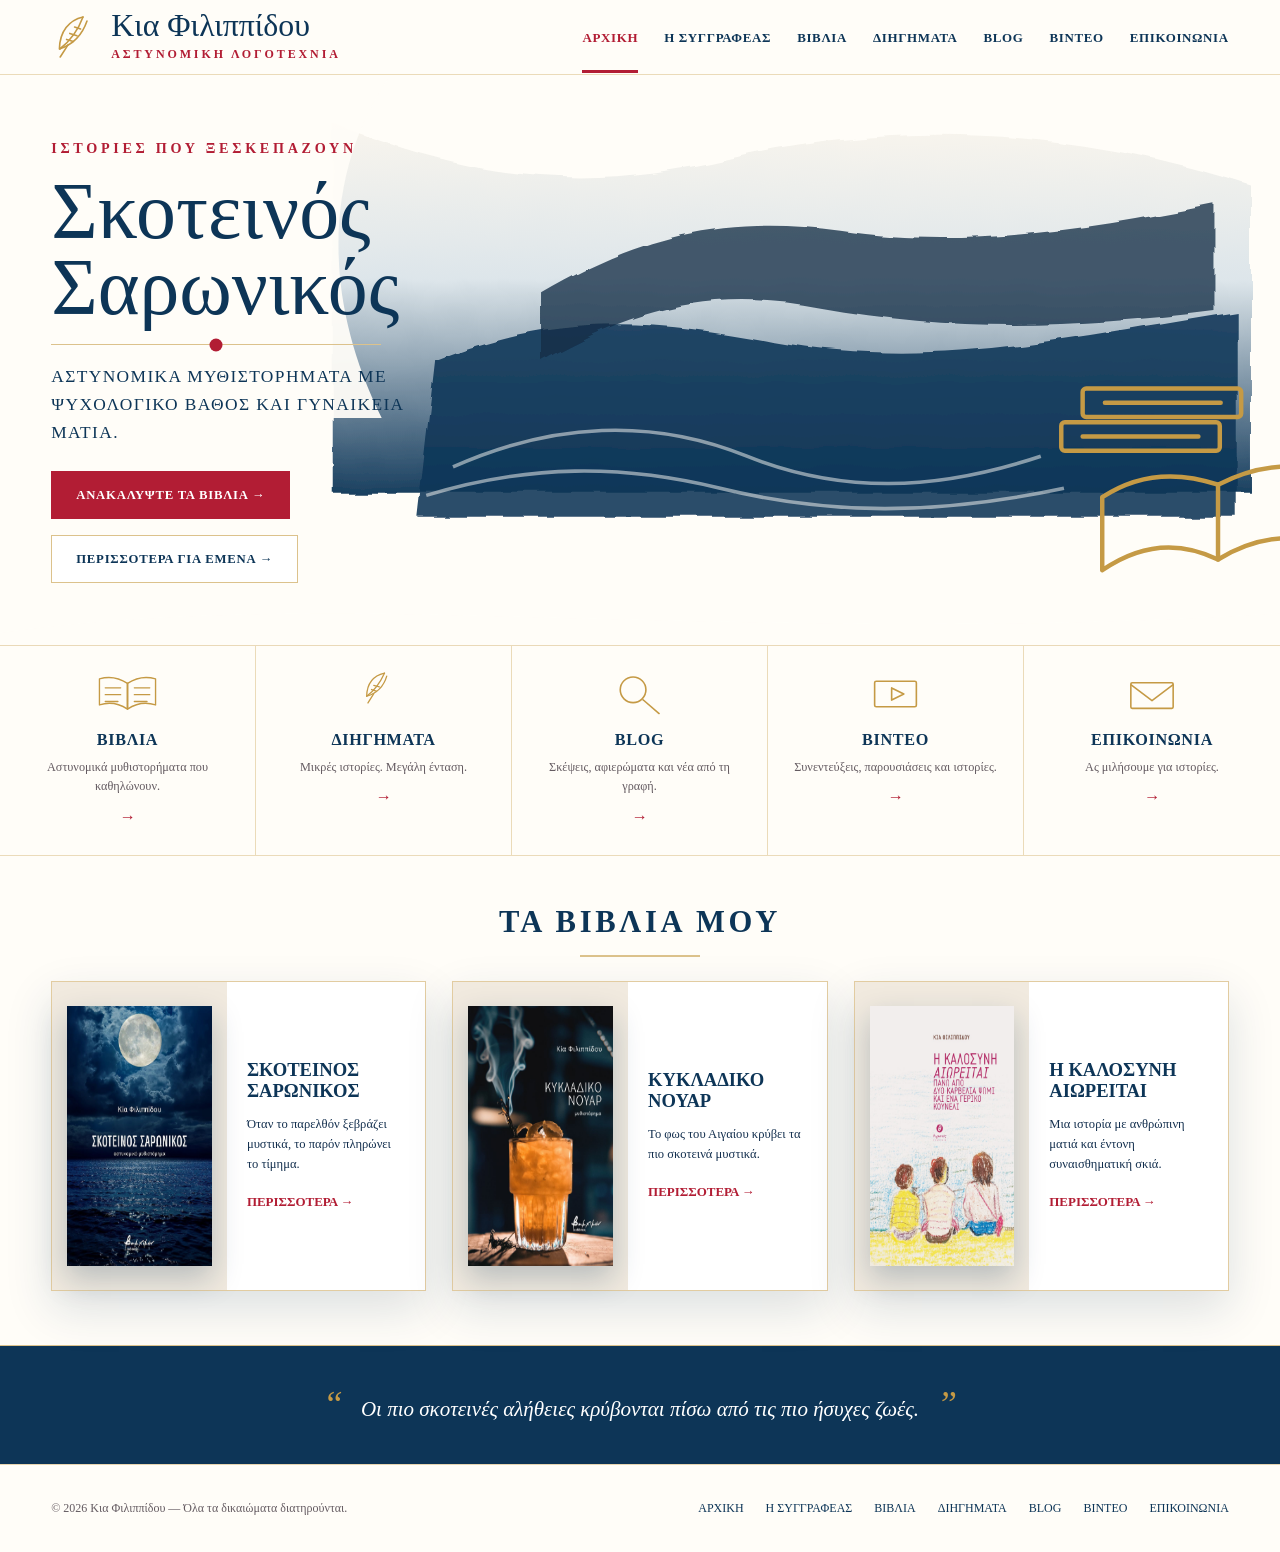
<file: index.html>
<!doctype html><html lang="el"><head><meta charset="utf-8"><meta name="viewport" content="width=device-width, initial-scale=1"><title>Κια Φιλιππίδου | Σκοτεινός Σαρωνικός</title><link rel="stylesheet" href="style.css"><script defer src="script.js"></script></head><body><header class="header"><div class="container header-inner"><a class="logo" href="index.html"><img src="assets/icons/feather.svg" alt=""><span><strong>Κια Φιλιππίδου</strong><span>Αστυνομική λογοτεχνία</span></span></a><button class="menu">☰</button><nav class="nav"><a class="active" href="index.html">Αρχική</a><a class="" href="author.html">Η συγγραφέας</a><a class="" href="books.html">Βιβλία</a><a class="" href="stories.html">Διηγήματα</a><a class="" href="blog.html">Blog</a><a class="" href="videos.html">Βίντεο</a><a class="" href="contact.html">Επικοινωνία</a></nav></div></header>
<section class="hero"><div class="container hero-grid"><div><p class="kicker">Ιστορίες που ξεσκεπάζουν</p><h1>Σκοτεινός<br>Σαρωνικός</h1><div class="divider"></div><p class="lead">Αστυνομικά μυθιστορήματα με ψυχολογικό βάθος και γυναικεία ματιά.</p><div class="btns"><a class="btn primary" href="books.html">Ανακαλύψτε τα βιβλία →</a><a class="btn" href="author.html">Περισσότερα για εμένα →</a></div></div><div></div></div></section>
<section class="quick"><div class="quick-grid">
<article class="quick-card"><img src="assets/icons/book-open.svg" alt=""><h3>Βιβλία</h3><p>Αστυνομικά μυθιστορήματα που καθηλώνουν.</p><a href="books.html">→</a></article>
<article class="quick-card"><img src="assets/icons/pen.svg" alt=""><h3>Διηγήματα</h3><p>Μικρές ιστορίες. Μεγάλη ένταση.</p><a href="stories.html">→</a></article>
<article class="quick-card"><img src="assets/icons/magnifier.svg" alt=""><h3>Blog</h3><p>Σκέψεις, αφιερώματα και νέα από τη γραφή.</p><a href="blog.html">→</a></article>
<article class="quick-card"><img src="assets/icons/video.svg" alt=""><h3>Βίντεο</h3><p>Συνεντεύξεις, παρουσιάσεις και ιστορίες.</p><a href="videos.html">→</a></article>
<article class="quick-card"><img src="assets/icons/mail.svg" alt=""><h3>Επικοινωνία</h3><p>Ας μιλήσουμε για ιστορίες.</p><a href="contact.html">→</a></article>
</div></section>
<section class="section"><div class="container"><h2 class="section-title">Τα βιβλία μου</h2>
<div class="books">
  <article class="book"><div class="book-cover"><img src="assets/books/skoteinos-saronikos.jpg" alt="Σκοτεινός Σαρωνικός"></div><div class="book-info"><h3>Σκοτεινός Σαρωνικός</h3><p>Όταν το παρελθόν ξεβράζει μυστικά, το παρόν πληρώνει το τίμημα.</p><a href="#">Περισσότερα →</a></div></article>
  <article class="book"><div class="book-cover"><img src="assets/books/kykladiko-noir.jpg" alt="Κυκλαδικό Νουάρ"></div><div class="book-info"><h3>Κυκλαδικό Νουάρ</h3><p>Το φως του Αιγαίου κρύβει τα πιο σκοτεινά μυστικά.</p><a href="#">Περισσότερα →</a></div></article>
  <article class="book"><div class="book-cover"><img src="assets/books/kalosyni.jpg" alt="Η καλοσύνη αιωρείται"></div><div class="book-info"><h3>Η καλοσύνη αιωρείται</h3><p>Μια ιστορία με ανθρώπινη ματιά και έντονη συναισθηματική σκιά.</p><a href="#">Περισσότερα →</a></div></article>
</div>
</div></section>
<section class="quote"><span>“</span>Οι πιο σκοτεινές αλήθειες κρύβονται πίσω από τις πιο ήσυχες ζωές.<span>”</span></section>
<footer class="footer"><div class="container footer-inner"><p class="copy">© 2026 Κια Φιλιππίδου — Όλα τα δικαιώματα διατηρούνται.</p><nav class="footer-nav"><a href="index.html">Αρχική</a><a href="author.html">Η συγγραφέας</a><a href="books.html">Βιβλία</a><a href="stories.html">Διηγήματα</a><a href="blog.html">Blog</a><a href="videos.html">Βίντεο</a><a href="contact.html">Επικοινωνία</a></nav></div></footer></body></html>
</file>
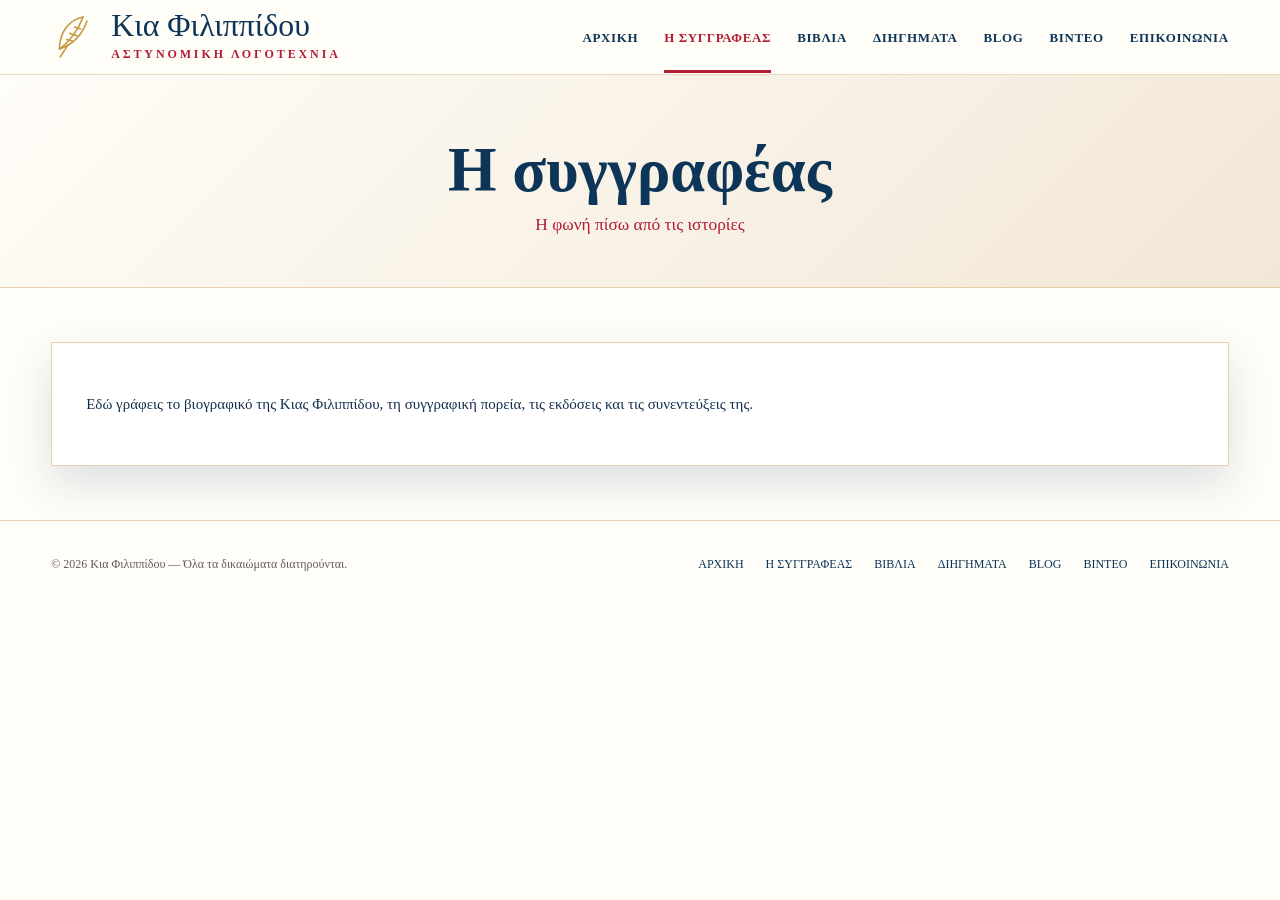
<file: author.html>
<!doctype html><html lang="el"><head><meta charset="utf-8"><meta name="viewport" content="width=device-width, initial-scale=1"><title>Η συγγραφέας | Κια Φιλιππίδου</title><link rel="stylesheet" href="style.css"><script defer src="script.js"></script></head><body><header class="header"><div class="container header-inner"><a class="logo" href="index.html"><img src="assets/icons/feather.svg" alt=""><span><strong>Κια Φιλιππίδου</strong><span>Αστυνομική λογοτεχνία</span></span></a><button class="menu">☰</button><nav class="nav"><a class="" href="index.html">Αρχική</a><a class="active" href="author.html">Η συγγραφέας</a><a class="" href="books.html">Βιβλία</a><a class="" href="stories.html">Διηγήματα</a><a class="" href="blog.html">Blog</a><a class="" href="videos.html">Βίντεο</a><a class="" href="contact.html">Επικοινωνία</a></nav></div></header><section class="page-hero"><div class="container"><h1>Η συγγραφέας</h1><p>Η φωνή πίσω από τις ιστορίες</p></div></section><main class="content"><div class="container"><div class="panel"><p>Εδώ γράφεις το βιογραφικό της Κιας Φιλιππίδου, τη συγγραφική πορεία, τις εκδόσεις και τις συνεντεύξεις της.</p></div></div></main><footer class="footer"><div class="container footer-inner"><p class="copy">© 2026 Κια Φιλιππίδου — Όλα τα δικαιώματα διατηρούνται.</p><nav class="footer-nav"><a href="index.html">Αρχική</a><a href="author.html">Η συγγραφέας</a><a href="books.html">Βιβλία</a><a href="stories.html">Διηγήματα</a><a href="blog.html">Blog</a><a href="videos.html">Βίντεο</a><a href="contact.html">Επικοινωνία</a></nav></div></footer></body></html>
</file>
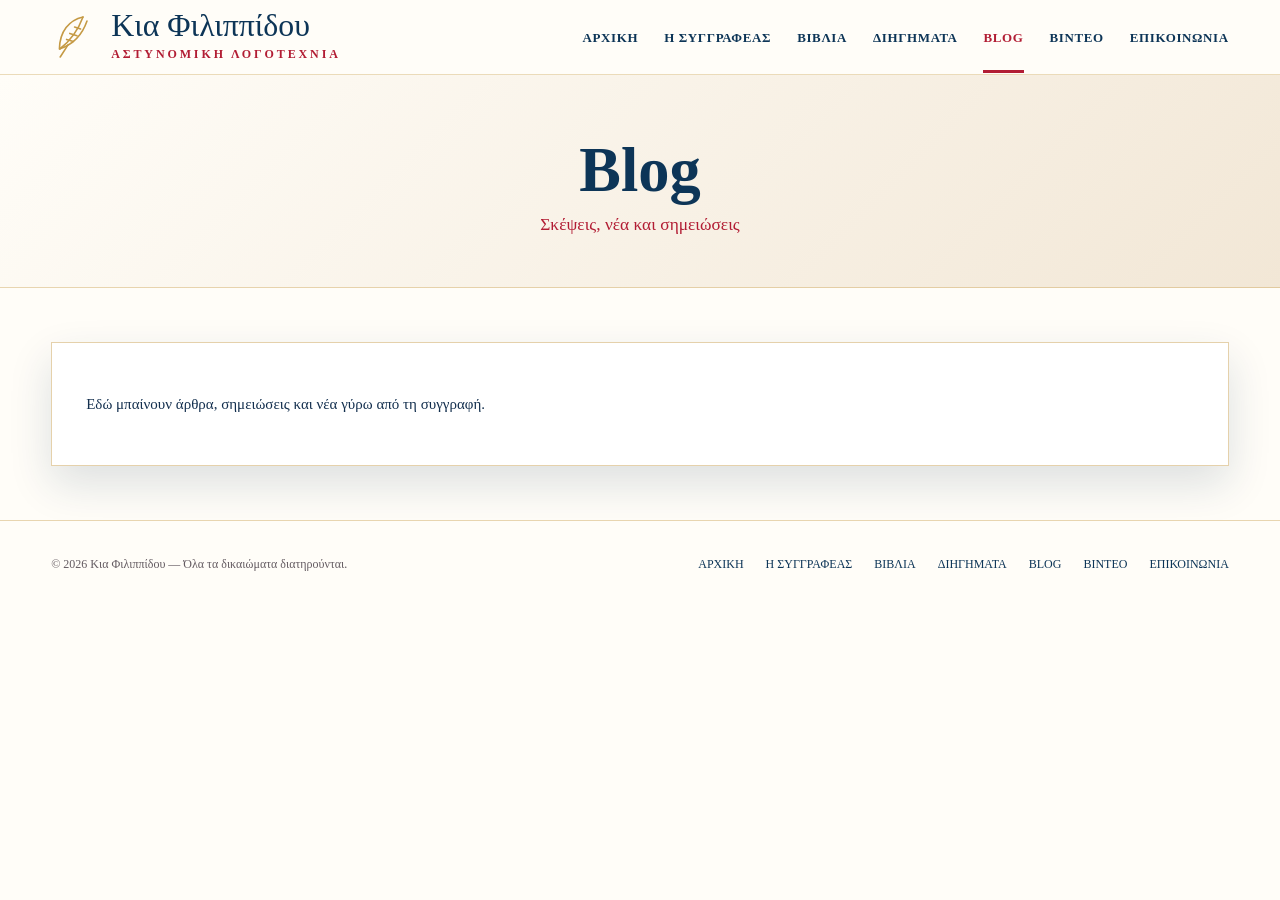
<file: blog.html>
<!doctype html><html lang="el"><head><meta charset="utf-8"><meta name="viewport" content="width=device-width, initial-scale=1"><title>Blog | Κια Φιλιππίδου</title><link rel="stylesheet" href="style.css"><script defer src="script.js"></script></head><body><header class="header"><div class="container header-inner"><a class="logo" href="index.html"><img src="assets/icons/feather.svg" alt=""><span><strong>Κια Φιλιππίδου</strong><span>Αστυνομική λογοτεχνία</span></span></a><button class="menu">☰</button><nav class="nav"><a class="" href="index.html">Αρχική</a><a class="" href="author.html">Η συγγραφέας</a><a class="" href="books.html">Βιβλία</a><a class="" href="stories.html">Διηγήματα</a><a class="active" href="blog.html">Blog</a><a class="" href="videos.html">Βίντεο</a><a class="" href="contact.html">Επικοινωνία</a></nav></div></header><section class="page-hero"><div class="container"><h1>Blog</h1><p>Σκέψεις, νέα και σημειώσεις</p></div></section><main class="content"><div class="container"><div class="panel"><p>Εδώ μπαίνουν άρθρα, σημειώσεις και νέα γύρω από τη συγγραφή.</p></div></div></main><footer class="footer"><div class="container footer-inner"><p class="copy">© 2026 Κια Φιλιππίδου — Όλα τα δικαιώματα διατηρούνται.</p><nav class="footer-nav"><a href="index.html">Αρχική</a><a href="author.html">Η συγγραφέας</a><a href="books.html">Βιβλία</a><a href="stories.html">Διηγήματα</a><a href="blog.html">Blog</a><a href="videos.html">Βίντεο</a><a href="contact.html">Επικοινωνία</a></nav></div></footer></body></html>
</file>
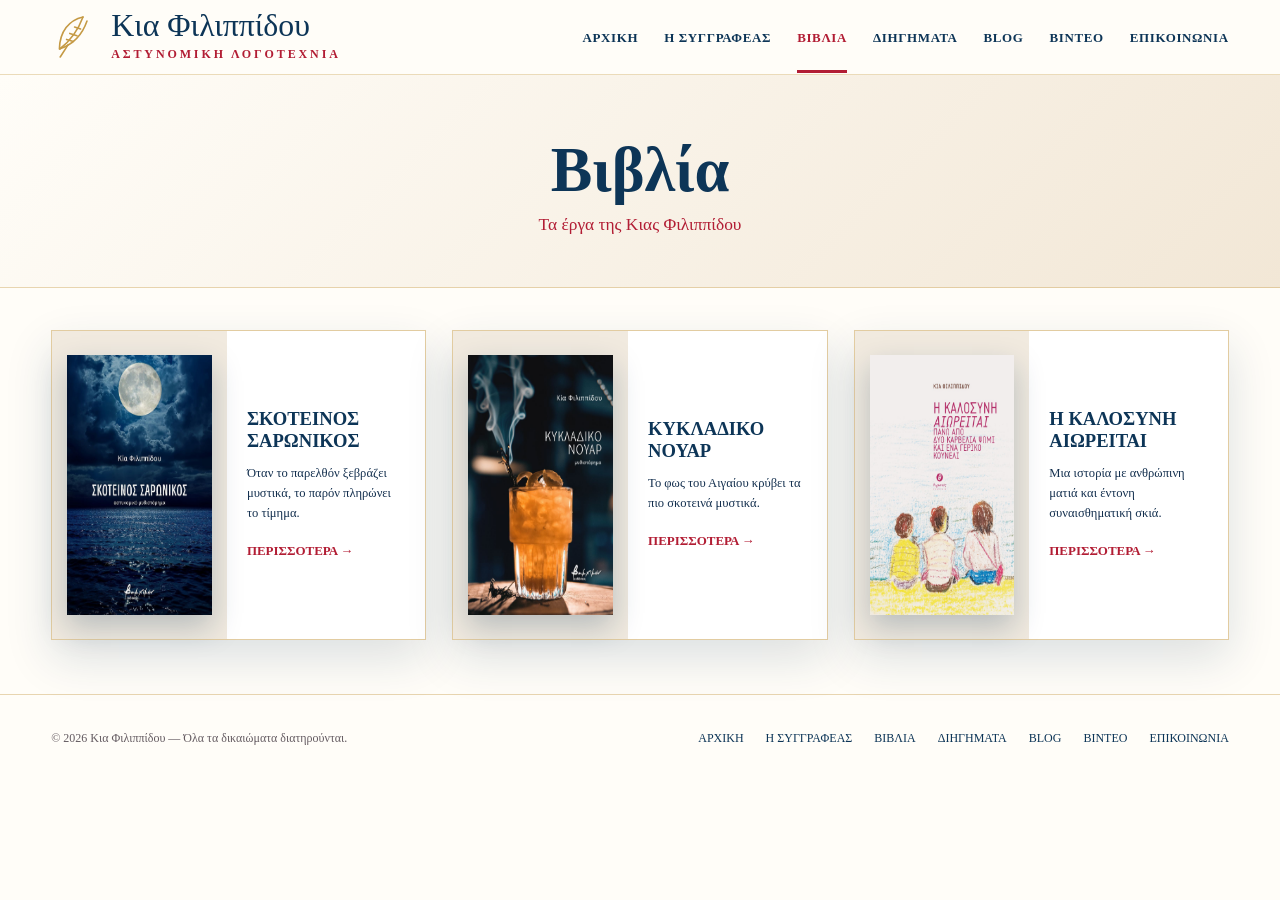
<file: books.html>
<!doctype html><html lang="el"><head><meta charset="utf-8"><meta name="viewport" content="width=device-width, initial-scale=1"><title>Βιβλία | Κια Φιλιππίδου</title><link rel="stylesheet" href="style.css"><script defer src="script.js"></script></head><body><header class="header"><div class="container header-inner"><a class="logo" href="index.html"><img src="assets/icons/feather.svg" alt=""><span><strong>Κια Φιλιππίδου</strong><span>Αστυνομική λογοτεχνία</span></span></a><button class="menu">☰</button><nav class="nav"><a class="" href="index.html">Αρχική</a><a class="" href="author.html">Η συγγραφέας</a><a class="active" href="books.html">Βιβλία</a><a class="" href="stories.html">Διηγήματα</a><a class="" href="blog.html">Blog</a><a class="" href="videos.html">Βίντεο</a><a class="" href="contact.html">Επικοινωνία</a></nav></div></header><section class="page-hero"><div class="container"><h1>Βιβλία</h1><p>Τα έργα της Κιας Φιλιππίδου</p></div></section><main class="section"><div class="container">
<div class="books">
  <article class="book"><div class="book-cover"><img src="assets/books/skoteinos-saronikos.jpg" alt="Σκοτεινός Σαρωνικός"></div><div class="book-info"><h3>Σκοτεινός Σαρωνικός</h3><p>Όταν το παρελθόν ξεβράζει μυστικά, το παρόν πληρώνει το τίμημα.</p><a href="#">Περισσότερα →</a></div></article>
  <article class="book"><div class="book-cover"><img src="assets/books/kykladiko-noir.jpg" alt="Κυκλαδικό Νουάρ"></div><div class="book-info"><h3>Κυκλαδικό Νουάρ</h3><p>Το φως του Αιγαίου κρύβει τα πιο σκοτεινά μυστικά.</p><a href="#">Περισσότερα →</a></div></article>
  <article class="book"><div class="book-cover"><img src="assets/books/kalosyni.jpg" alt="Η καλοσύνη αιωρείται"></div><div class="book-info"><h3>Η καλοσύνη αιωρείται</h3><p>Μια ιστορία με ανθρώπινη ματιά και έντονη συναισθηματική σκιά.</p><a href="#">Περισσότερα →</a></div></article>
</div>
</div></main><footer class="footer"><div class="container footer-inner"><p class="copy">© 2026 Κια Φιλιππίδου — Όλα τα δικαιώματα διατηρούνται.</p><nav class="footer-nav"><a href="index.html">Αρχική</a><a href="author.html">Η συγγραφέας</a><a href="books.html">Βιβλία</a><a href="stories.html">Διηγήματα</a><a href="blog.html">Blog</a><a href="videos.html">Βίντεο</a><a href="contact.html">Επικοινωνία</a></nav></div></footer></body></html>
</file>
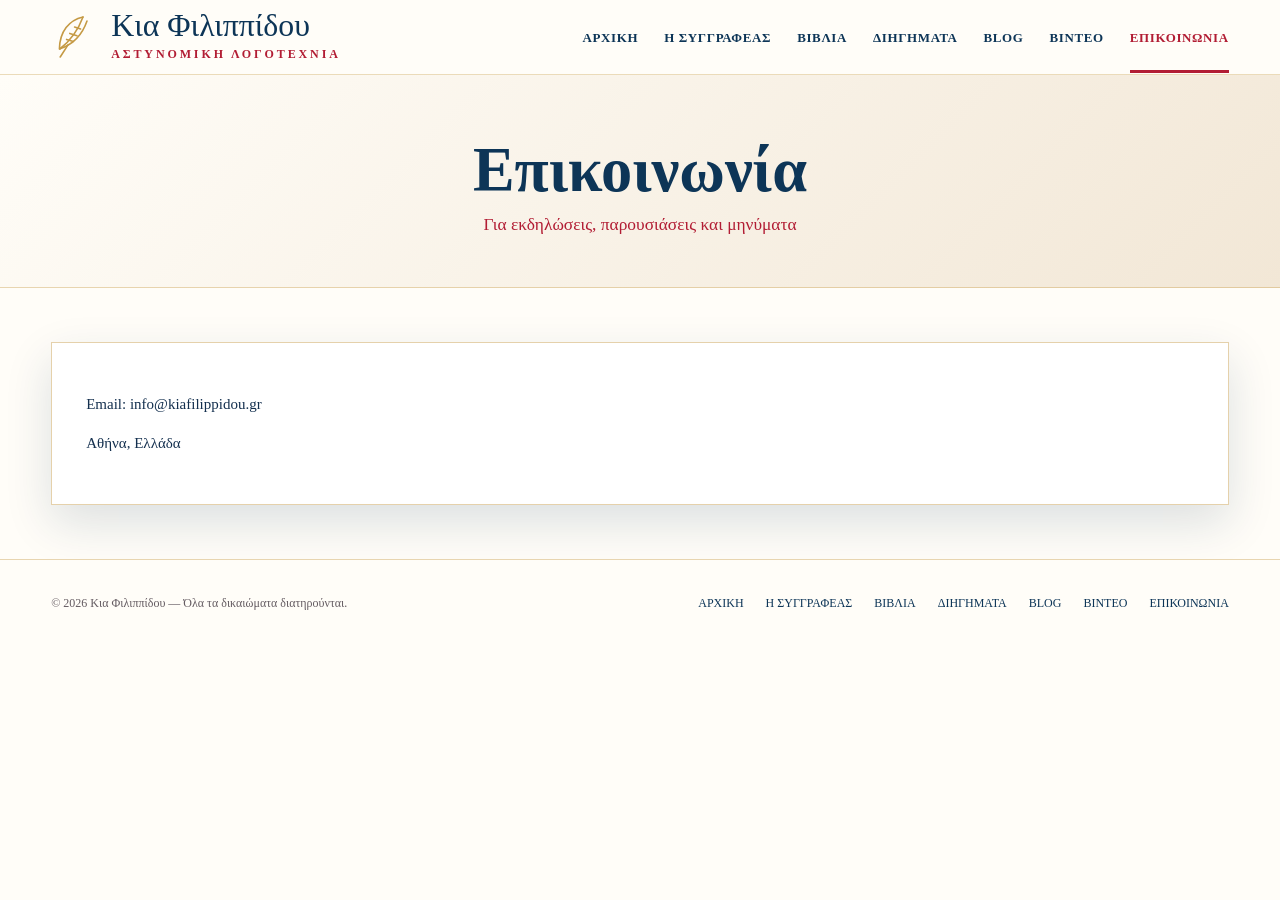
<file: contact.html>
<!doctype html><html lang="el"><head><meta charset="utf-8"><meta name="viewport" content="width=device-width, initial-scale=1"><title>Επικοινωνία | Κια Φιλιππίδου</title><link rel="stylesheet" href="style.css"><script defer src="script.js"></script></head><body><header class="header"><div class="container header-inner"><a class="logo" href="index.html"><img src="assets/icons/feather.svg" alt=""><span><strong>Κια Φιλιππίδου</strong><span>Αστυνομική λογοτεχνία</span></span></a><button class="menu">☰</button><nav class="nav"><a class="" href="index.html">Αρχική</a><a class="" href="author.html">Η συγγραφέας</a><a class="" href="books.html">Βιβλία</a><a class="" href="stories.html">Διηγήματα</a><a class="" href="blog.html">Blog</a><a class="" href="videos.html">Βίντεο</a><a class="active" href="contact.html">Επικοινωνία</a></nav></div></header><section class="page-hero"><div class="container"><h1>Επικοινωνία</h1><p>Για εκδηλώσεις, παρουσιάσεις και μηνύματα</p></div></section><main class="content"><div class="container"><div class="panel"><p>Email: info@kiafilippidou.gr</p><p>Αθήνα, Ελλάδα</p></div></div></main><footer class="footer"><div class="container footer-inner"><p class="copy">© 2026 Κια Φιλιππίδου — Όλα τα δικαιώματα διατηρούνται.</p><nav class="footer-nav"><a href="index.html">Αρχική</a><a href="author.html">Η συγγραφέας</a><a href="books.html">Βιβλία</a><a href="stories.html">Διηγήματα</a><a href="blog.html">Blog</a><a href="videos.html">Βίντεο</a><a href="contact.html">Επικοινωνία</a></nav></div></footer></body></html>
</file>
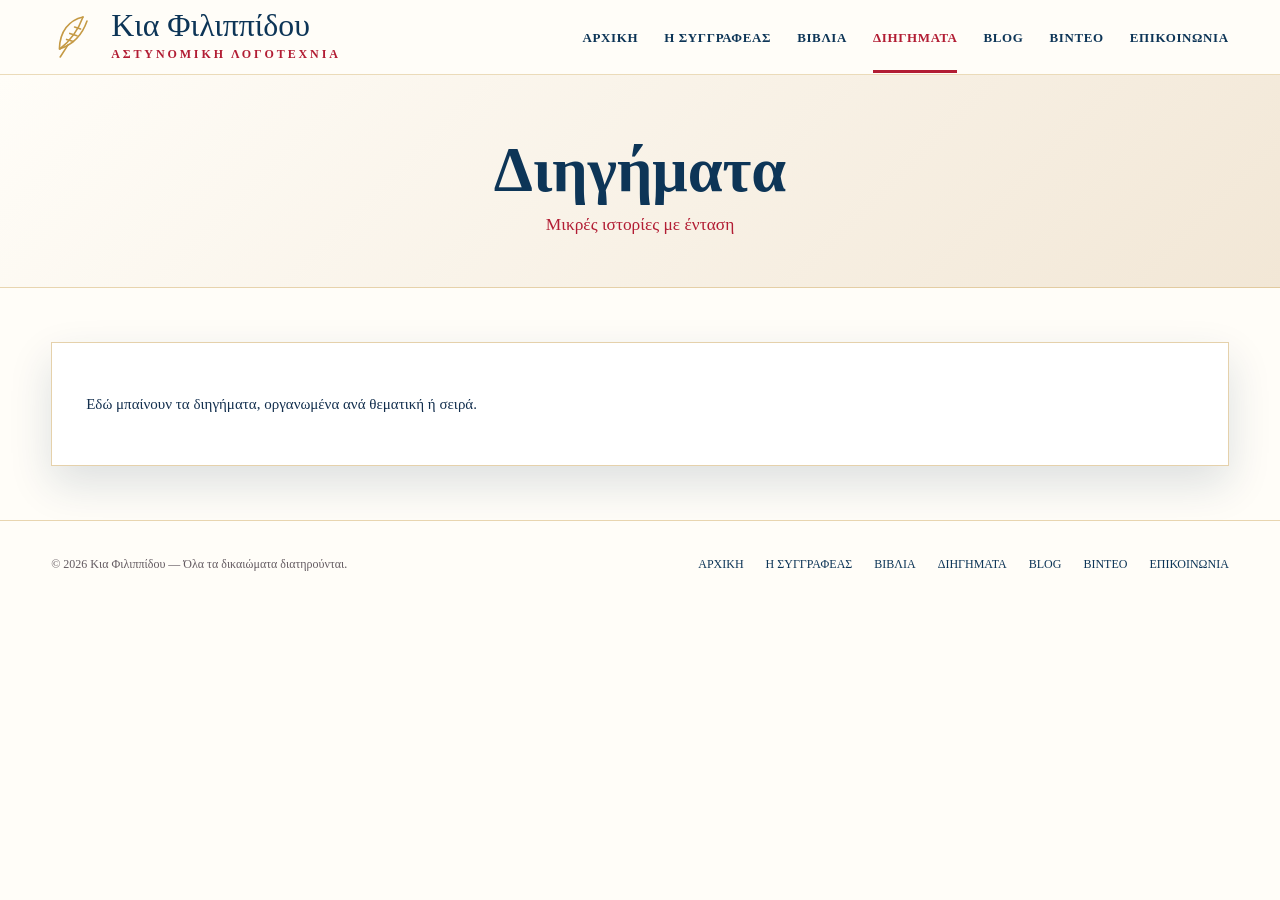
<file: stories.html>
<!doctype html><html lang="el"><head><meta charset="utf-8"><meta name="viewport" content="width=device-width, initial-scale=1"><title>Διηγήματα | Κια Φιλιππίδου</title><link rel="stylesheet" href="style.css"><script defer src="script.js"></script></head><body><header class="header"><div class="container header-inner"><a class="logo" href="index.html"><img src="assets/icons/feather.svg" alt=""><span><strong>Κια Φιλιππίδου</strong><span>Αστυνομική λογοτεχνία</span></span></a><button class="menu">☰</button><nav class="nav"><a class="" href="index.html">Αρχική</a><a class="" href="author.html">Η συγγραφέας</a><a class="" href="books.html">Βιβλία</a><a class="active" href="stories.html">Διηγήματα</a><a class="" href="blog.html">Blog</a><a class="" href="videos.html">Βίντεο</a><a class="" href="contact.html">Επικοινωνία</a></nav></div></header><section class="page-hero"><div class="container"><h1>Διηγήματα</h1><p>Μικρές ιστορίες με ένταση</p></div></section><main class="content"><div class="container"><div class="panel"><p>Εδώ μπαίνουν τα διηγήματα, οργανωμένα ανά θεματική ή σειρά.</p></div></div></main><footer class="footer"><div class="container footer-inner"><p class="copy">© 2026 Κια Φιλιππίδου — Όλα τα δικαιώματα διατηρούνται.</p><nav class="footer-nav"><a href="index.html">Αρχική</a><a href="author.html">Η συγγραφέας</a><a href="books.html">Βιβλία</a><a href="stories.html">Διηγήματα</a><a href="blog.html">Blog</a><a href="videos.html">Βίντεο</a><a href="contact.html">Επικοινωνία</a></nav></div></footer></body></html>
</file>
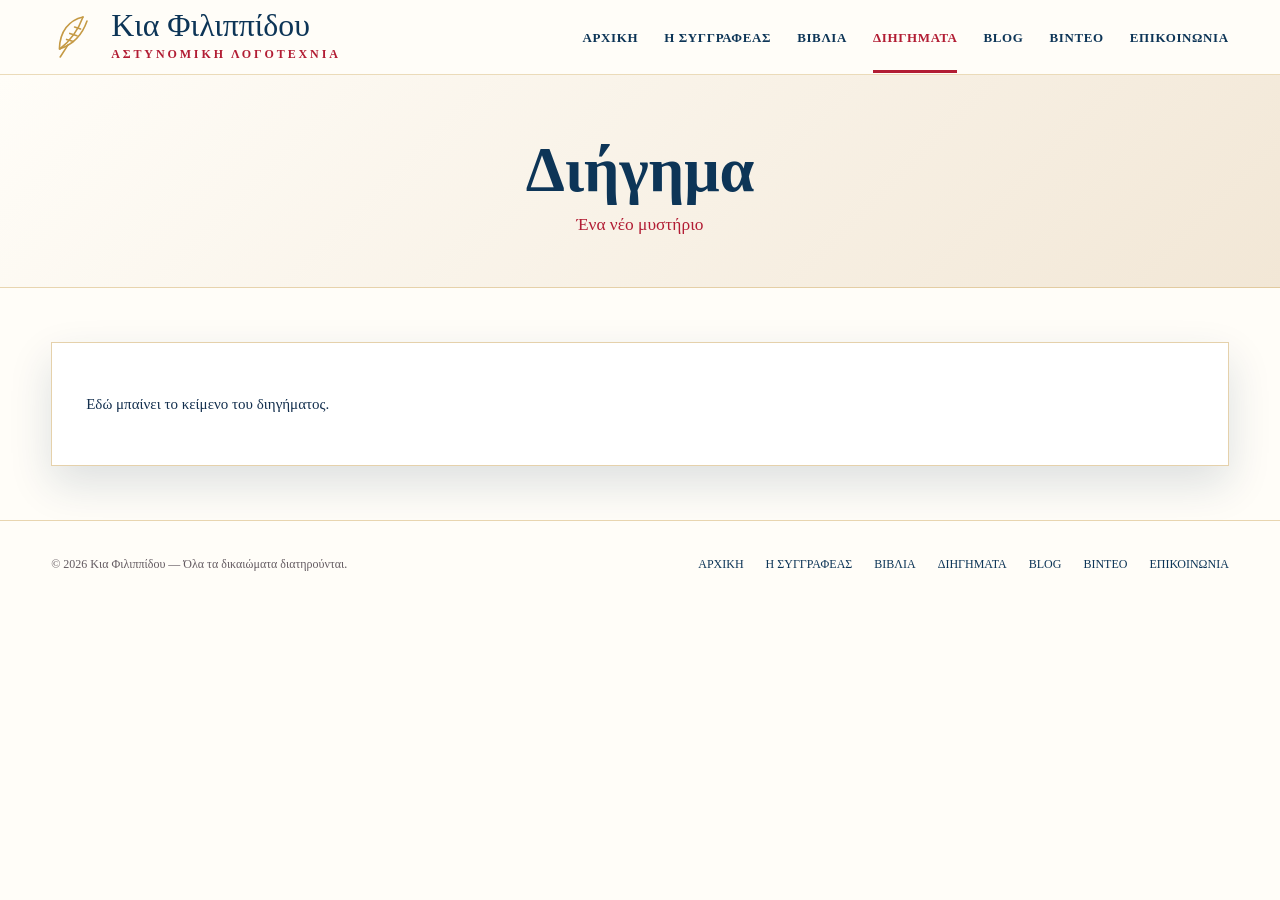
<file: story-1.html>
<!doctype html><html lang="el"><head><meta charset="utf-8"><meta name="viewport" content="width=device-width, initial-scale=1"><title>Διήγημα | Κια Φιλιππίδου</title><link rel="stylesheet" href="style.css"><script defer src="script.js"></script></head><body><header class="header"><div class="container header-inner"><a class="logo" href="index.html"><img src="assets/icons/feather.svg" alt=""><span><strong>Κια Φιλιππίδου</strong><span>Αστυνομική λογοτεχνία</span></span></a><button class="menu">☰</button><nav class="nav"><a class="" href="index.html">Αρχική</a><a class="" href="author.html">Η συγγραφέας</a><a class="" href="books.html">Βιβλία</a><a class="active" href="stories.html">Διηγήματα</a><a class="" href="blog.html">Blog</a><a class="" href="videos.html">Βίντεο</a><a class="" href="contact.html">Επικοινωνία</a></nav></div></header><section class="page-hero"><div class="container"><h1>Διήγημα</h1><p>Ένα νέο μυστήριο</p></div></section><main class="content"><div class="container"><div class="panel"><p>Εδώ μπαίνει το κείμενο του διηγήματος.</p></div></div></main><footer class="footer"><div class="container footer-inner"><p class="copy">© 2026 Κια Φιλιππίδου — Όλα τα δικαιώματα διατηρούνται.</p><nav class="footer-nav"><a href="index.html">Αρχική</a><a href="author.html">Η συγγραφέας</a><a href="books.html">Βιβλία</a><a href="stories.html">Διηγήματα</a><a href="blog.html">Blog</a><a href="videos.html">Βίντεο</a><a href="contact.html">Επικοινωνία</a></nav></div></footer></body></html>
</file>
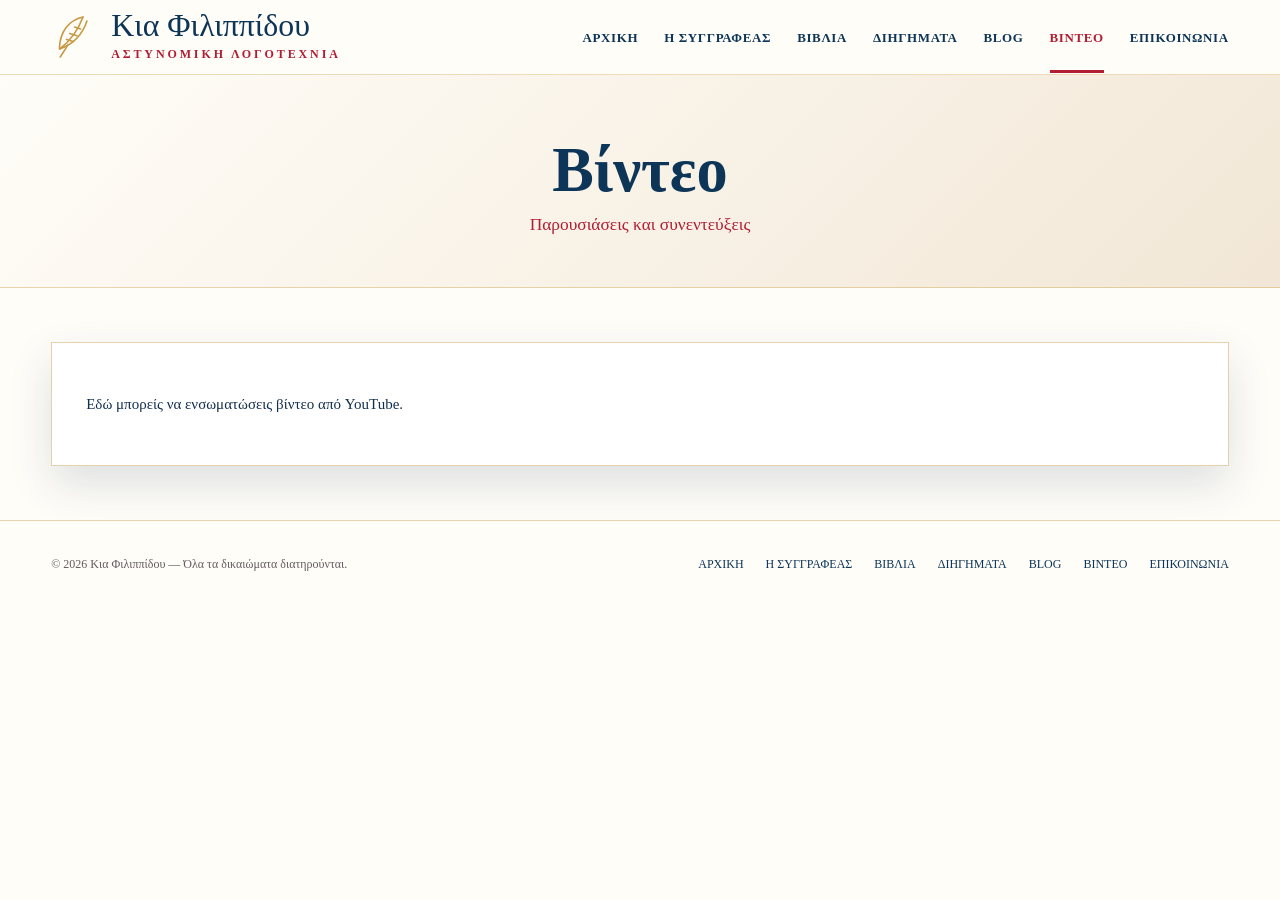
<file: videos.html>
<!doctype html><html lang="el"><head><meta charset="utf-8"><meta name="viewport" content="width=device-width, initial-scale=1"><title>Βίντεο | Κια Φιλιππίδου</title><link rel="stylesheet" href="style.css"><script defer src="script.js"></script></head><body><header class="header"><div class="container header-inner"><a class="logo" href="index.html"><img src="assets/icons/feather.svg" alt=""><span><strong>Κια Φιλιππίδου</strong><span>Αστυνομική λογοτεχνία</span></span></a><button class="menu">☰</button><nav class="nav"><a class="" href="index.html">Αρχική</a><a class="" href="author.html">Η συγγραφέας</a><a class="" href="books.html">Βιβλία</a><a class="" href="stories.html">Διηγήματα</a><a class="" href="blog.html">Blog</a><a class="active" href="videos.html">Βίντεο</a><a class="" href="contact.html">Επικοινωνία</a></nav></div></header><section class="page-hero"><div class="container"><h1>Βίντεο</h1><p>Παρουσιάσεις και συνεντεύξεις</p></div></section><main class="content"><div class="container"><div class="panel"><p>Εδώ μπορείς να ενσωματώσεις βίντεο από YouTube.</p></div></div></main><footer class="footer"><div class="container footer-inner"><p class="copy">© 2026 Κια Φιλιππίδου — Όλα τα δικαιώματα διατηρούνται.</p><nav class="footer-nav"><a href="index.html">Αρχική</a><a href="author.html">Η συγγραφέας</a><a href="books.html">Βιβλία</a><a href="stories.html">Διηγήματα</a><a href="blog.html">Blog</a><a href="videos.html">Βίντεο</a><a href="contact.html">Επικοινωνία</a></nav></div></footer></body></html>
</file>
<file: style.css>
:root{--blue:#0d3557;--blue-dark:#081d32;--gold:#c59a45;--red:#b21d34;--paper:#fffdf8;--cream:#f4eadc;--ink:#132f4e;--muted:#645b61;--line:#dcc28c;--shadow:0 18px 44px rgba(13,53,87,.14)}*{box-sizing:border-box}html{font-size:12px;scroll-behavior:smooth}body{margin:0;background:var(--paper);color:var(--ink);font-family:Georgia,"Times New Roman",serif;line-height:1.6}a{text-decoration:none;color:inherit}img{max-width:100%;display:block}.container{width:min(1180px,92vw);margin:auto}.header{position:sticky;top:0;z-index:50;background:rgba(255,253,248,.96);border-bottom:1px solid rgba(197,154,69,.35);backdrop-filter:blur(8px)}.header-inner{min-height:74px;display:flex;align-items:center;justify-content:space-between;gap:24px}.logo{display:flex;align-items:center;gap:12px}.logo img{width:48px}.logo strong{display:block;font-size:2.65rem;font-weight:500;color:var(--blue);line-height:1}.logo span span{display:block;color:var(--red);font-size:1rem;letter-spacing:.24em;text-transform:uppercase;font-weight:700;margin-top:3px}.nav{display:flex;gap:26px;align-items:center}.nav a{font-size:1.08rem;text-transform:uppercase;letter-spacing:.05em;font-weight:700;color:var(--blue);padding:27px 0 21px;border-bottom:3px solid transparent}.nav a.active,.nav a:hover{color:var(--red);border-color:var(--red)}.menu{display:none;background:#fff;border:1px solid var(--line);color:var(--blue);font-size:2rem;padding:4px 10px}.hero{position:relative;background:var(--paper);border-bottom:1px solid rgba(197,154,69,.36);overflow:hidden}.hero::before{content:"";position:absolute;inset:0;background:url("assets/graphics/saronikos-hero.svg") center/cover no-repeat;opacity:1}.hero-grid{position:relative;z-index:2;min-height:570px;display:grid;grid-template-columns:.7fr 1.3fr;align-items:center;padding:52px 0}.kicker{color:var(--red);font-size:1.18rem;font-weight:700;text-transform:uppercase;letter-spacing:.26em;margin:0 0 15px}.hero h1{font-size:6.65rem;line-height:.95;margin:0;color:var(--blue);font-weight:500}.divider{height:1px;background:var(--line);width:330px;margin:18px 0;position:relative}.divider::after{content:"";position:absolute;left:50%;top:50%;width:13px;height:13px;border-radius:50%;background:var(--red);transform:translate(-50%,-50%)}.lead{max-width:430px;color:var(--blue);font-size:1.45rem;text-transform:uppercase;letter-spacing:.08em;margin:0 0 24px}.btns{display:flex;gap:16px;flex-wrap:wrap}.btn{display:inline-block;padding:13px 24px;border:1px solid var(--line);background:#fff;color:var(--blue);font-size:1.06rem;font-weight:700;text-transform:uppercase;letter-spacing:.06em}.btn.primary{background:var(--red);color:white;border-color:var(--red)}.btn:hover{transform:translateY(-2px)}.quick{background:#fffdf8;border-bottom:1px solid rgba(197,154,69,.35)}.quick-grid{display:grid;grid-template-columns:repeat(5,1fr)}.quick-card{min-height:160px;border-right:1px solid rgba(197,154,69,.35);padding:24px;text-align:center}.quick-card:last-child{border-right:0}.quick-card img{height:48px;margin:0 auto 10px}.quick-card h3{font-size:1.35rem;color:var(--blue);text-transform:uppercase;letter-spacing:.04em;margin:0 0 4px}.quick-card p{font-size:1.02rem;color:var(--muted);margin:0 0 8px}.quick-card a{font-size:1.35rem;color:var(--red);font-weight:700}.section{padding:42px 0 54px}.section-title{text-align:center;color:var(--blue);font-size:2.55rem;text-transform:uppercase;letter-spacing:.12em;margin:0 0 24px}.section-title:after{content:"";display:block;margin:8px auto 0;width:120px;height:2px;background:var(--line)}.books{display:grid;grid-template-columns:repeat(3,1fr);gap:26px}.book{background:#fff;border:1px solid rgba(197,154,69,.5);box-shadow:var(--shadow);display:grid;grid-template-columns:.88fr 1fr;min-height:310px}.book-cover{background:#f1eadf;display:grid;place-items:center;padding:15px}.book-cover img{height:260px;width:auto;box-shadow:0 12px 28px rgba(13,53,87,.25)}.book-info{padding:25px 20px;display:flex;flex-direction:column;justify-content:center}.book h3{font-size:1.55rem;color:var(--blue);margin:0 0 12px;text-transform:uppercase;line-height:1.15}.book p{font-size:1.05rem;color:var(--ink);margin:0 0 18px}.book a{font-size:1.08rem;color:var(--red);font-weight:700;text-transform:uppercase}.quote{background:var(--blue);color:white;text-align:center;padding:30px 20px;font-size:1.75rem;font-style:italic;border-top:1px solid var(--line)}.quote span{color:var(--gold);font-size:3rem;padding:0 18px}.page-hero{padding:64px 0 48px;text-align:center;background:linear-gradient(135deg,#fffdf8,#f2e7d6);border-bottom:1px solid rgba(197,154,69,.4)}.page-hero h1{font-size:5.2rem;color:var(--blue);margin:0;line-height:1}.page-hero p{font-size:1.45rem;color:var(--red);margin:10px 0 0}.content{padding:54px 0}.panel{background:#fff;border:1px solid rgba(197,154,69,.45);box-shadow:var(--shadow);padding:34px;font-size:1.25rem}.footer{background:#fffdf8;border-top:1px solid rgba(197,154,69,.4);padding:22px 0;color:var(--muted)}.footer-inner{display:flex;justify-content:space-between;gap:20px;align-items:center;flex-wrap:wrap}.footer-nav{display:flex;gap:22px;flex-wrap:wrap}.footer a{font-size:1rem;text-transform:uppercase;color:var(--blue)}.copy{font-size:1rem}@media(max-width:900px){html{font-size:14px}.header-inner{min-height:64px}.logo strong{font-size:1.55rem}.logo span span{font-size:.72rem}.logo img{width:34px}.menu{display:block}.nav{display:none;position:absolute;left:0;right:0;top:64px;background:var(--paper);border-bottom:1px solid var(--line);padding:10px 22px 18px;flex-direction:column;text-align:center;gap:0}.nav.open{display:flex}.nav a{padding:10px 0;border:0;font-size:.95rem}.hero-grid{grid-template-columns:1fr;min-height:520px;text-align:center}.hero::before{opacity:.38;background-position:center right}.hero h1{font-size:4rem}.divider{margin:18px auto;width:250px}.lead{margin-inline:auto;font-size:1.1rem}.btns{justify-content:center}.quick-grid,.books{grid-template-columns:1fr}.quick-card{border-right:0;border-bottom:1px solid rgba(197,154,69,.35)}.book{grid-template-columns:1fr}.book-cover img{height:330px}.page-hero h1{font-size:3.2rem}.footer-inner{justify-content:center;text-align:center}}
</file>
